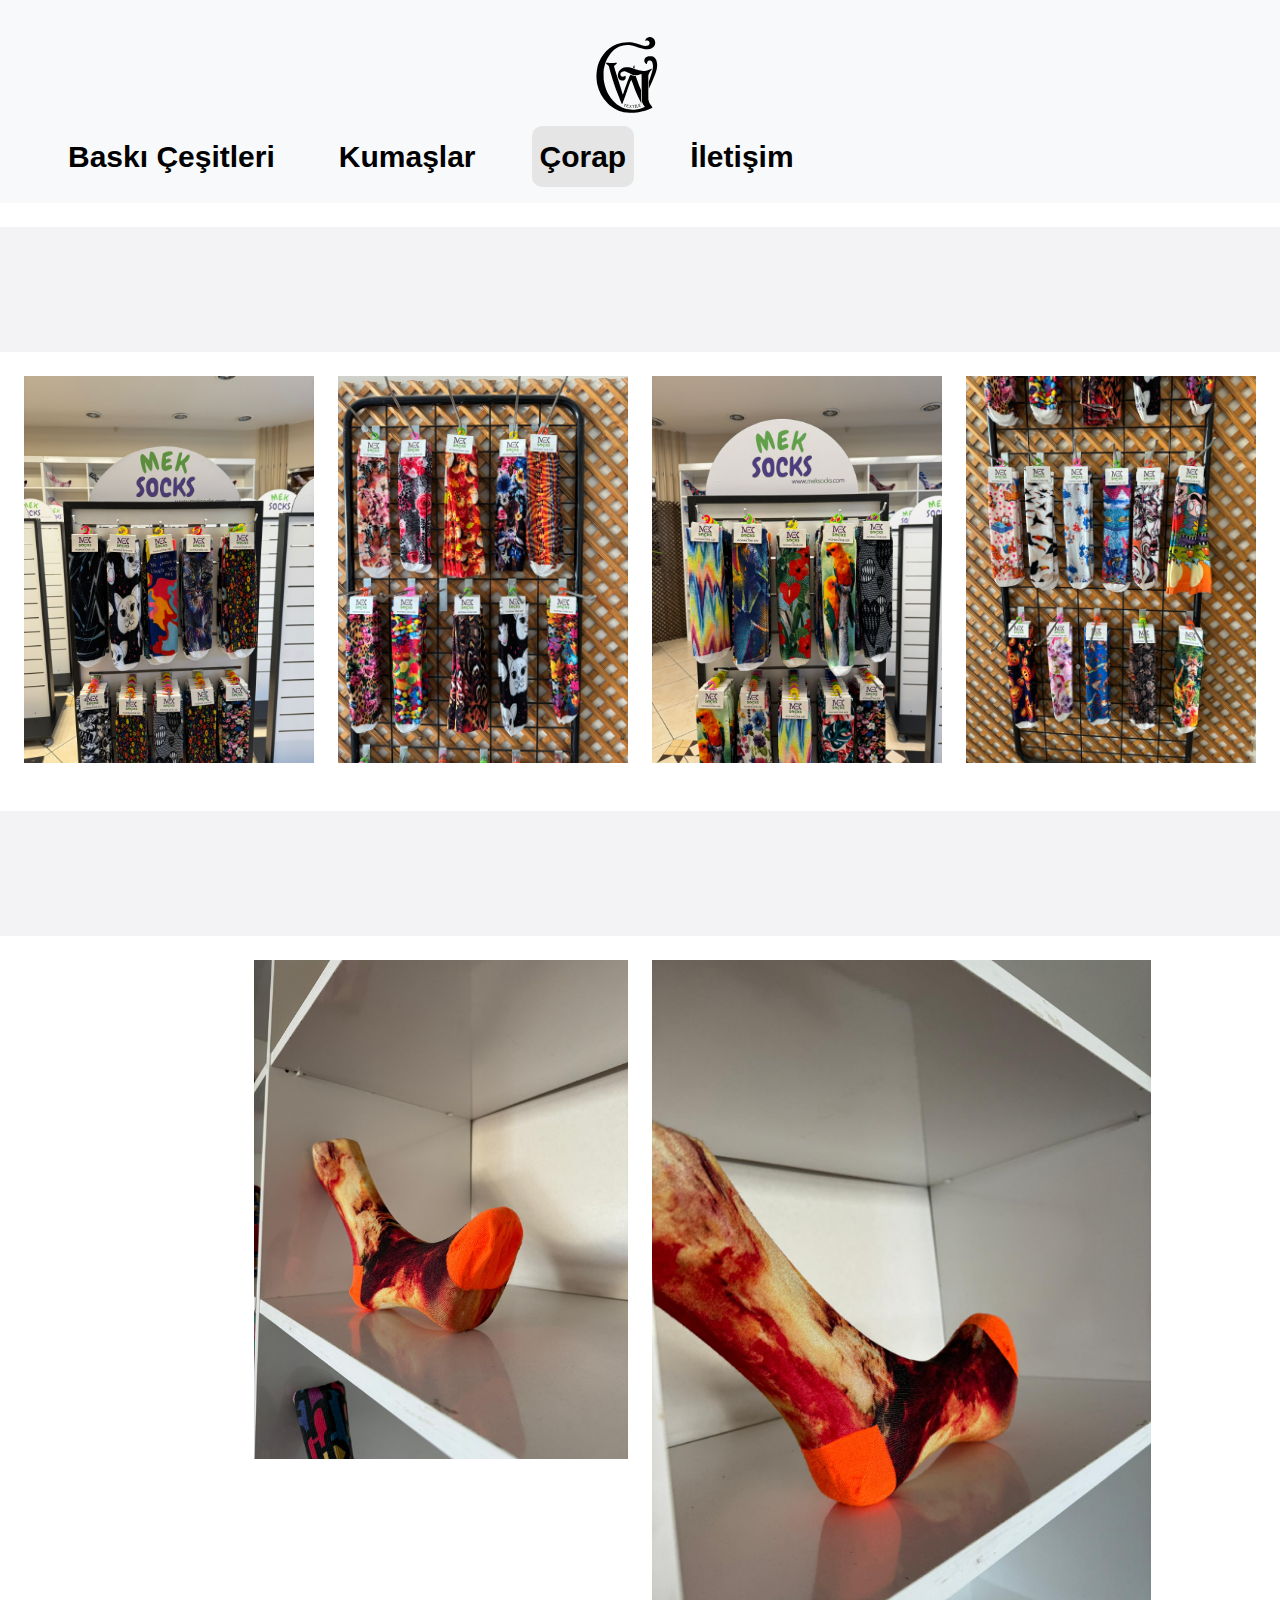
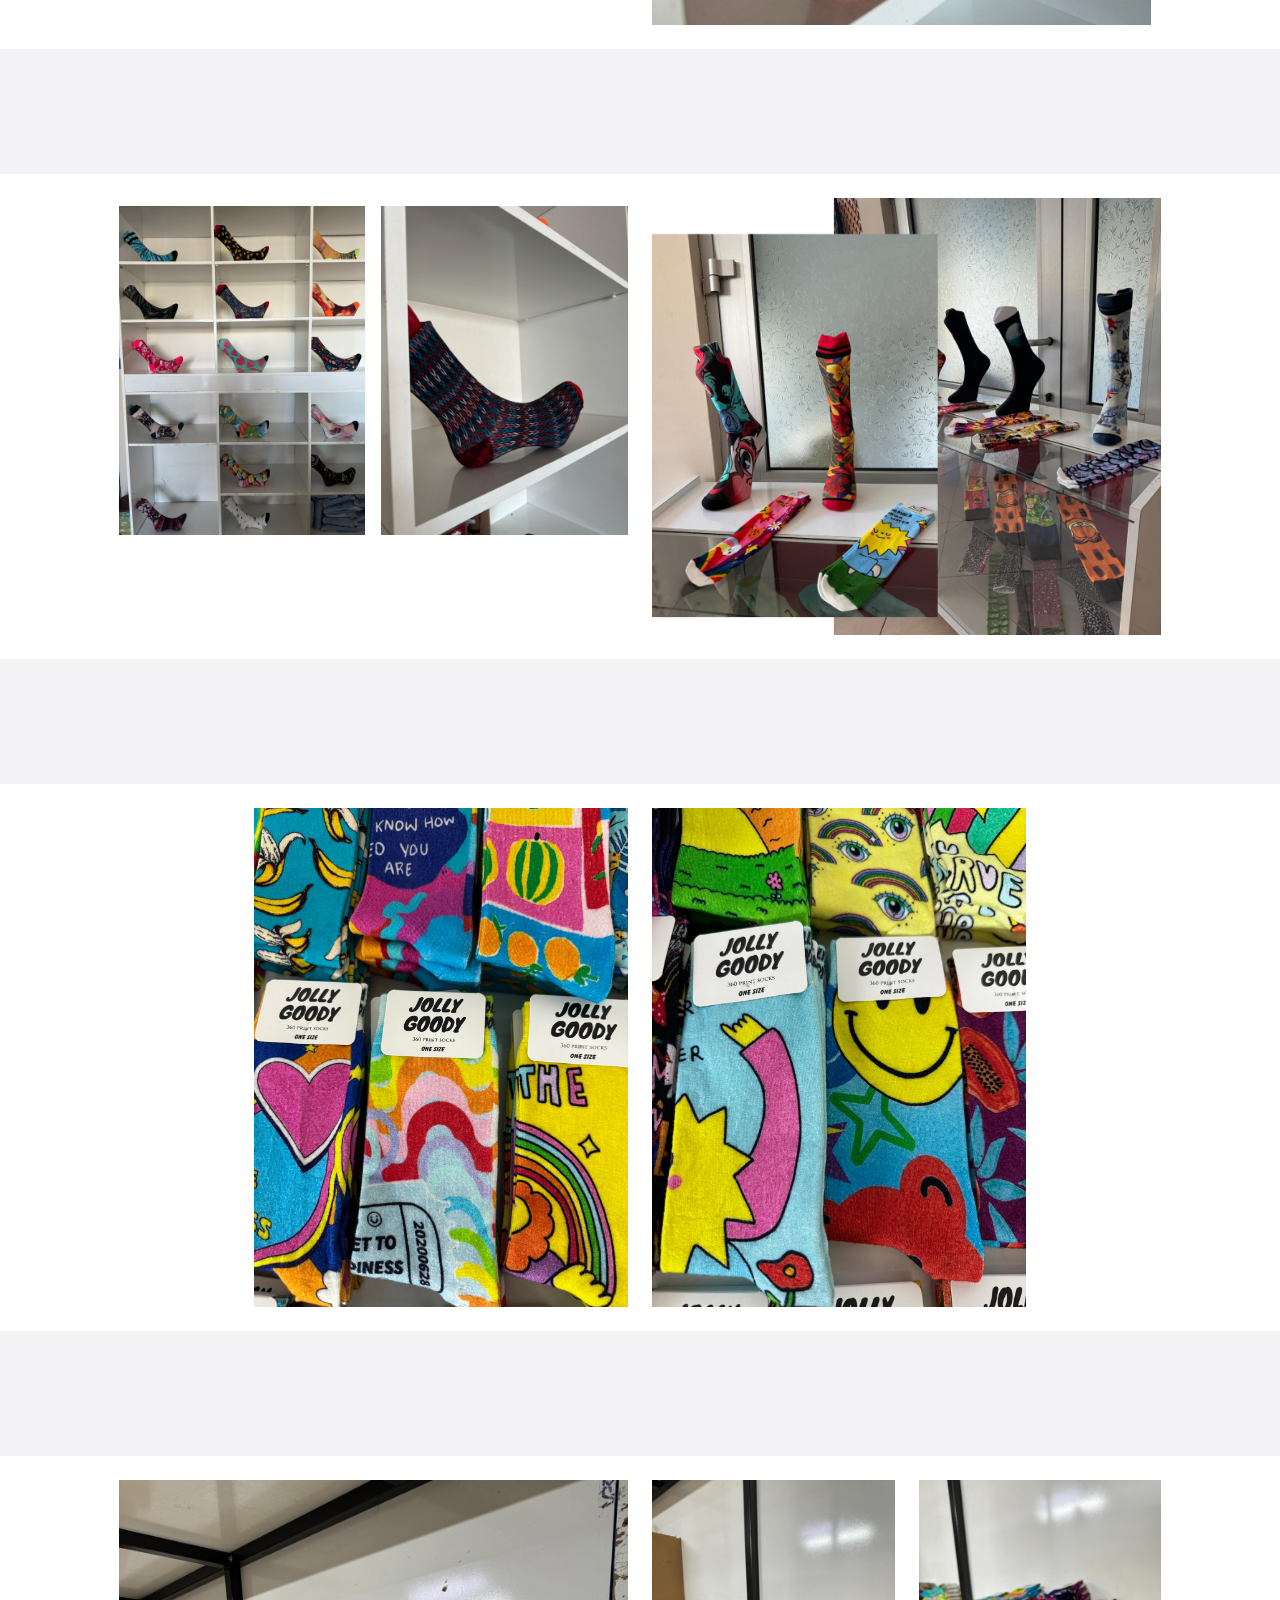
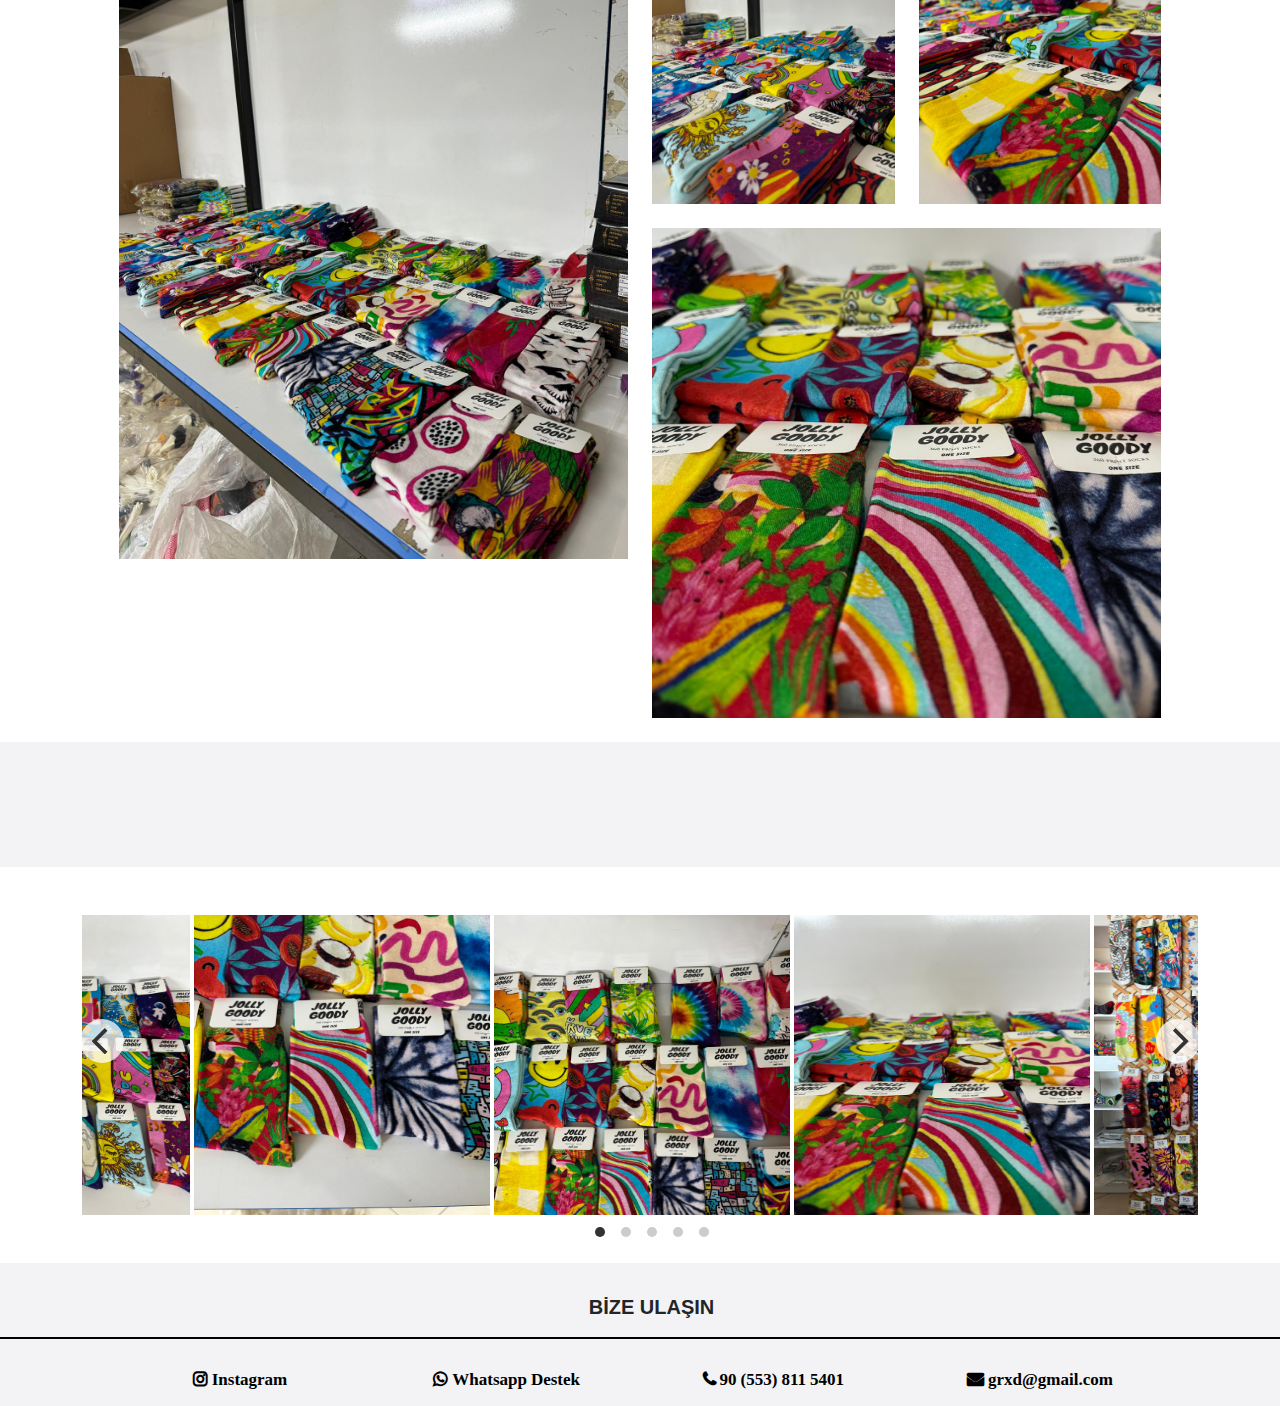
<file: corap.html>
<!DOCTYPE html>
<html lang="en" dir="ltr">
<head>
  <meta charset="utf-8">
<meta name="viewport" content="width=device-width, initial-scale=1">
    <title>Tekstil</title>
     <link rel="stylesheet" href="https://cdnjs.cloudflare.com/ajax/libs/font-awesome/4.7.0/css/font-awesome.min.css">
        <link href="css/bootstrap.min.css" rel="stylesheet">
        <link rel="stylesheet" href="css\flickity.min.css">

        <link href="css/style.css" rel="stylesheet" >
  </head>
  <body>
<div class="container-fluid p-0">

<!--gezinme cubuğu -->
<nav class="navbar navbar-expand-lg sticky-top pt-3 pb-3 navbar-light bg-light" id="myNavbar">
  <div class="container-fluid">

    <button class="navbar-toggler" type="button" data-bs-toggle="offcanvas" data-bs-target="#offcanvasNavbar" aria-controls="offcanvasNavbar">
      <span class="navbar-toggler-icon"></span>
    </button>
    <div class="offcanvas offcanvas-start" tabindex="-1" id="offcanvasNavbar" aria-labelledby="offcanvasNavbarLabel">
      <div class="offcanvas-header">

        <button type="button" class="btn-close text-reset" data-bs-dismiss="offcanvas" aria-label="Close"></button>
      </div>
      <a class="navbar-brand" href="index.html" >
  <img src="image\logo.svg" alt="Logo" height="100">
  </a>
      <div class="offcanvas-body">

        <ul class="navbar-nav">

          <li class="nav-item dropdown ms-5 ">
    <a class="nav-link active"  id="ustmenuA"role="button"><b>Baskı Çeşitleri</b></a>
    <ul class="dropdown-menu ">
      <li><a class="dropdown-item" href="dsublime.html">Dijital Sublime</a></li>
      <li><a class="dropdown-item" href="dpigment.html">Dijital Pigment</a></li>
      <li><a class="dropdown-item" href="dtftransfer.html">DTF Transfer Baskı</a></li>
      <li><a class="dropdown-item" href="tbaskı.html">Taş Baskı</a></li>
      <li><a class="dropdown-item" href="frubber.html">Flexi Rubber</a></li>
      <li><a class="dropdown-item" href="reflektor.html">Reflektör</a></li>
    </ul>
  </li>

          <li class="nav-item ms-5">
            <a class="nav-link active" href="kumas.html"><b>Kumaşlar</b></a>
          </li>
          <li class="nav-item ms-5">
            <a class="nav-link active" href="corap.html" id="aktifsayfa"><b>Çorap</b></a>
          </li>
          <li class="nav-item ms-5">
            <a class="nav-link active" href="iletisim.html"><b>İletişim</b></a>
          </li>

        </ul>

      </div>

    </div>

  </div>
</nav>

<!--içerik menüsü1 baslık-->
<div class="mt-4 container-fluid contentSpacing " >

</div>
<!--içerik menüsü1 baslık-->

<!--içerik menüsü1-->
<div class="container-fluid ps-4 pe-4 pt-4 pb-4">
  <div class="row ">
    <div class="col-3 ">
      <img src="image/Corap/corapp1.jpeg" class="img-fluid " alt="">
    </div>
    <div class="col-3 ">
      <img src="image/Corap/corapp4.jpeg" class="img-fluid " alt="">
    </div>
    <div class="col-3 ">
      <img src="image/Corap/corapp2.jpeg" class="img-fluid " alt="">
    </div>
    <div class="col-3 ">
      <img src="image/Corap/corapp3.jpeg" class="img-fluid " alt="">
    </div>

  </div>
</div>



<!--içerik menüsü1-->


<!--içerik menüsü2 baslık-->
<div class=" mt-4 mb-4 container-fluid contentSpacing">

</div>
<!--içerik menüsü2 baslık-->

<!--içerik menüsü2-->
<div class="container-fluid ps-4 pe-4 pb-4">
  <div class="row ">
    <div class="col-1 ">

    </div>
    <div class="col-5" >
      <img src="image/Corap/corap1.jpeg " class=" w-75 float-end"  alt="">
    </div>
    <div class="col-5">
      <img src="image/Corap/corap2.jpeg" class="img-fluid " alt="">
    </div>
    <div class="col-1 ">

    </div>
  </div>
</div>


<!--içerik menüsü2-->

<!--içerik menüsü3 baslık-->
<div class=" container-fluid contentSpacing mb-4">

</div>
<!--içerik menüsü3 baslık-->

<!--içerik menüsü3-->
<div class="container-fluid ">
  <div class="row">
    <div class="col-1 ">

    </div>
    <div class="col-5 pt-2">
<div class="ps-3">
      <img src="image/Corap/corap11.jpeg" class=" img-fluid w-50  float-end" alt=""></img>
</div>
<div class="pe-3">
  <img src="image/Corap/corap10.jpeg" class=" img-fluid  w-50 " alt=""></img>
</div>
    </div>
    <div class="col-5 ">
      <img src="image/Corap/corap3.png" class=" img-fluid" alt=""></img>
    </div>
    <div class="col-1 ">

    </div>
  </div>
</div>



<!--içerik menüsü3-->

<!--içerik menüsü4 baslık-->
<div class="mt-4 container-fluid contentSpacing " >

</div>
<!--içerik menüsü4 baslık-->

<!--içerik menüsü4-->
<div class="container-fluid ps-4 pe-4 pt-4 pb-4">
  <div class="row ">
    <div class="col-1 ">

    </div>
    <div class="col-5 ">
      <img src="image/Corap/corap4.jpeg" class="img-fluid thumbnail w-75 float-end" alt="">
    </div>
    <div class="col-5 ">
      <img src="image/Corap/corap5.jpeg" class="img-fluid w-75" alt="">
    </div>
    <div class="col-1 ">

    </div>

  </div>
</div>



<!--içerik menüsü4-->

<!--içerik menüsü5 baslık-->
<div class=" container-fluid contentSpacing " >

</div>
<!--içerik menüsü5 baslık-->

<!--içerik menüsü5-->
<div class="container-fluid  pt-4 pb-4">
  <div class="row ">
    <div class="col-1 ">

    </div>

    <div class="col-5">
      <img src="image/Corap/corap6.jpeg" class="img-fluid  float-end" alt="">
    </div>

    <div class="col-5 ">
      <div class="row">
        <div class="col-6">
              <img src="image/Corap/corap7.jpeg" class="img-fluid" alt="">
        </div>
        <div class="col-6 ">
              <img src="image/Corap/corap8.jpeg" class="img-fluid " alt="">
        </div>

<div class="col-12 pt-4 ">
        <img src="image/Corap/corap9.png" class="img-fluid " alt="">
</div>
      </div>

    </div>

    <div class="col-1 ">

    </div>


  </div>
</div>



<!--içerik menüsü5-->

<!--içerik menüsü6 baslık-->
<div class=" container-fluid contentSpacing " >

</div>
<!--içerik menüsü6 baslık-->

<!--içerik menüsü6-->
<div class="container gallery js-flickity container pt-5 mb-5"
  data-flickity-options='{ "wrapAround": true }'>

    <img src="image/Corap/corap12.jpeg" class="img-fluid  ps-1" alt="">
    <img src="image/Corap/corap13.jpeg" class="img-fluid  ps-1" alt="">
    <img src="image/Corap/corap14.jpeg" class="img-fluid  ps-1" alt="">
    <img src="image/Corap/corap15.jpeg" class="img-fluid ps-1" alt="">
    <img src="image/Corap/corap16.jpeg" class="img-fluid  ps-1" alt="">
</div>
<!--içerik menüsü6-->




<!--alt menu-->
<div class="container-fluid mySocialside pt-3  mt-5 ">

<!--alt menünün üst kısmı-->
<div class="p-0">


<div class="row ">
  <div class="col-lg-12 pt-3 mySocial2">
    <h5 ><b>BİZE ULAŞIN</b></h5>
  </div>
<div class="col-lg-1 ">

</div>

<div class="col-lg-10  ">
<di v class="row pt-4 pb-2">

<div class="col-lg-3  mt-1 mySocial">
  <a href="https://www.instagram.com/gwiazdatextile/" >
    <i class="fa fa-instagram">   Instagram </i>
 </a>
</div>

<div class="col-lg-3 mySocial mt-1">

<a href="https://wa.me/message/BZSSYMZS4CUJP1" >
  <i class="fa fa-whatsapp">   Whatsapp Destek </i>
</a>
</div>

<div class="col-lg-3 mySocial mt-1">
<a href="tel:+905538115401" >
  <i class="fa fa-phone">   90 (553) 811 5401</i>
 </a>
</div>

<div class="col-lg-3 mySocial mt-1">
<a href="mailto:destek@example.com" >
  <i class="fa fa-envelope mailFont">   grxd@gmail.com </i>
 </a>
</div>

</div>


</div>
<div class="col-lg-1">
</div>
</div>

</div>
<!--alt menünün üst kısmı-->

</div>
<!--alt menu-->

<script src="js\bootstrap.bundle.min.js"></script>
<script src="js\flickity.pkgd.min.js"></script>
  </body>

</html>
</file>
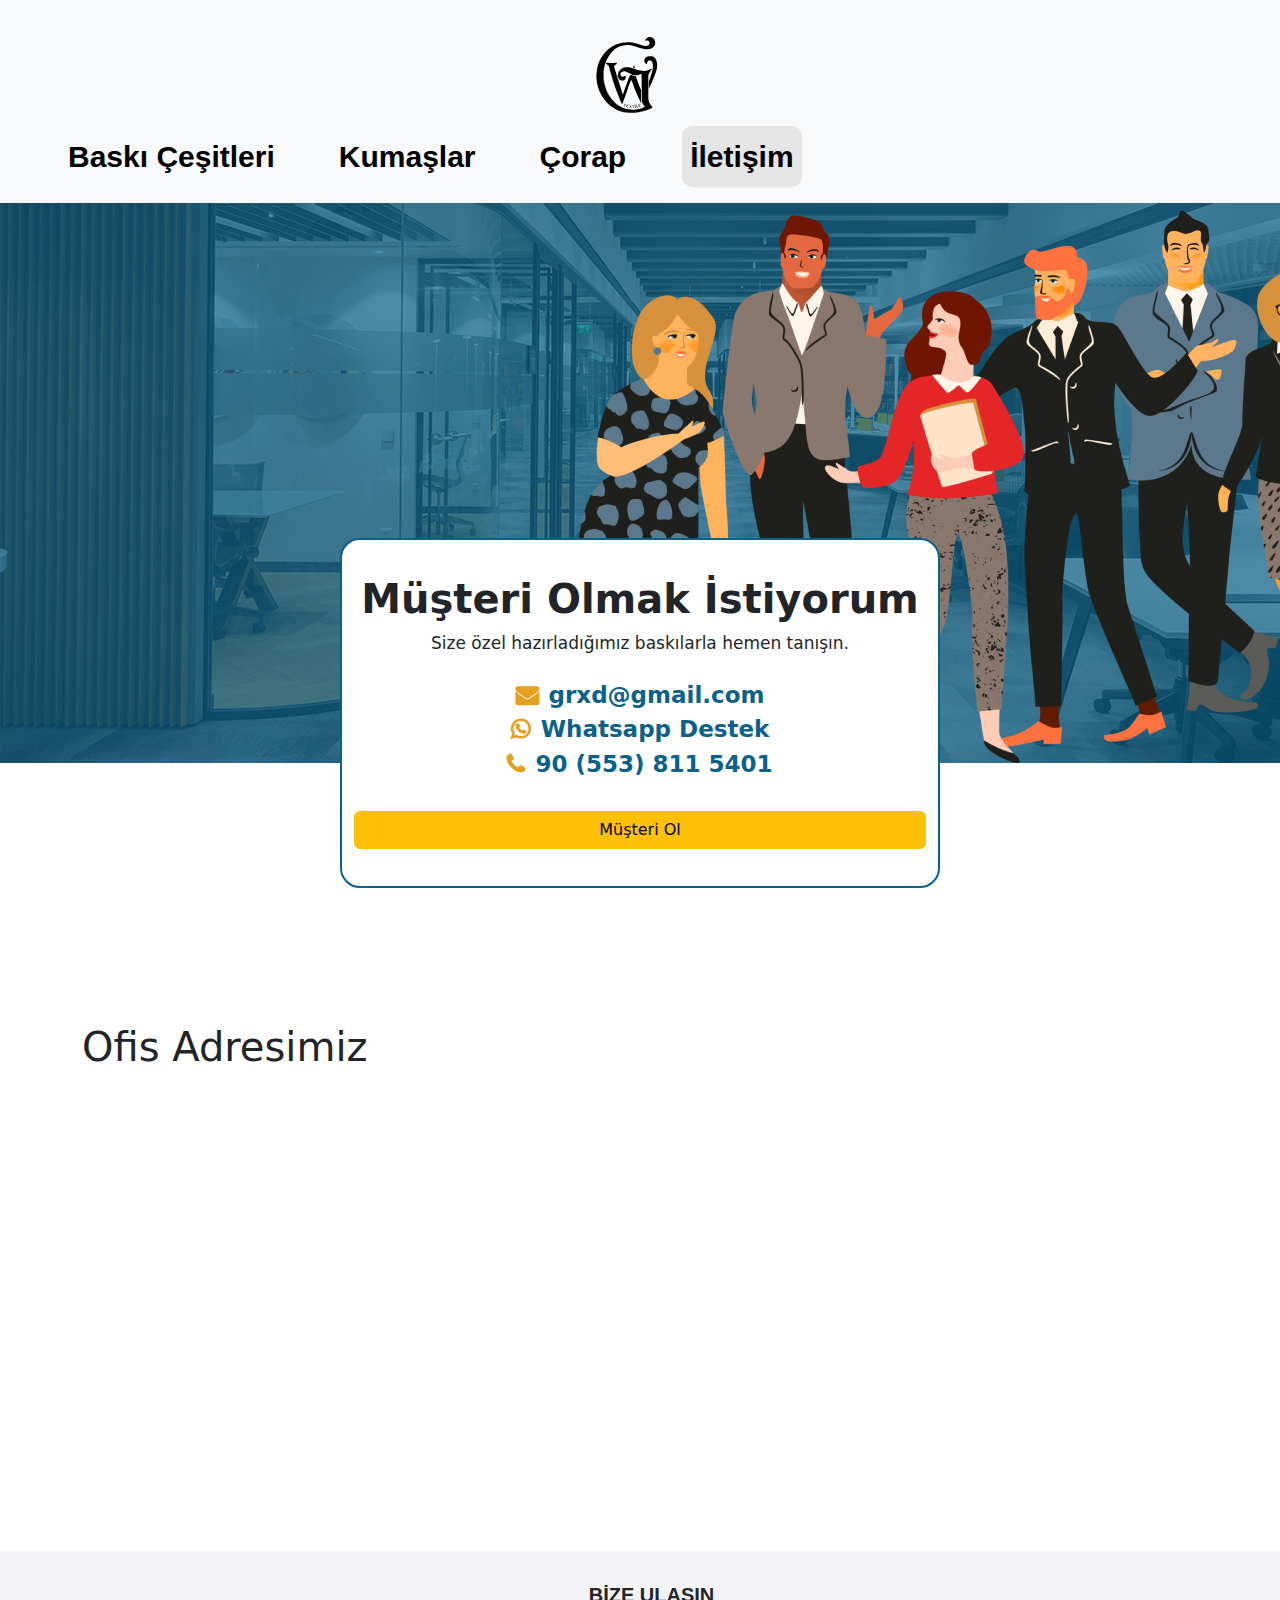
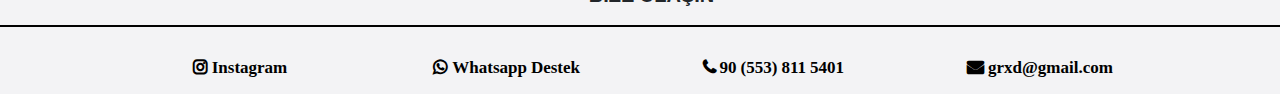
<file: iletisim.html>
<!DOCTYPE html>
<html lang="en" dir="ltr">
<head>
  <meta charset="utf-8">
<meta name="viewport" content="width=device-width, initial-scale=1">
    <title>Tekstil</title>
     <link rel="stylesheet" href="https://cdnjs.cloudflare.com/ajax/libs/font-awesome/4.7.0/css/font-awesome.min.css">
        <link href="css/bootstrap.min.css" rel="stylesheet">
        <link rel="stylesheet" href="css\flickity.min.css">
        <link href="css/style.css" rel="stylesheet" >
<link  rel="stylesheet" href="css/iletisim.css" >

  </head>
  <body>
<div class="container-fluid p-0">

<!--gezinme cubuğu -->
<nav class="navbar navbar-expand-lg sticky-top pt-3 pb-3 navbar-light bg-light" id="myNavbar">
  <div class="container-fluid">

    <button class="navbar-toggler" type="button" data-bs-toggle="offcanvas" data-bs-target="#offcanvasNavbar" aria-controls="offcanvasNavbar">
      <span class="navbar-toggler-icon"></span>
    </button>
    <div class="offcanvas offcanvas-start" tabindex="-1" id="offcanvasNavbar" aria-labelledby="offcanvasNavbarLabel">
      <div class="offcanvas-header">

        <button type="button" class="btn-close text-reset" data-bs-dismiss="offcanvas" aria-label="Close"></button>
      </div>
      <a class="navbar-brand" href="index.html" >
  <img src="image\logo.svg" alt="Logo" height="100">
  </a>
      <div class="offcanvas-body">

        <ul class="navbar-nav">

          <li class="nav-item dropdown ms-5 ">
    <a class="nav-link active"  id="ustmenuA"role="button"><b>Baskı Çeşitleri</b></a>
    <ul class="dropdown-menu ">
      <li><a class="dropdown-item" href="dsublime.html">Dijital Sublime</a></li>
      <li><a class="dropdown-item" href="dpigment.html">Dijital Pigment</a></li>
      <li><a class="dropdown-item" href="dtftransfer.html">DTF Transfer Baskı</a></li>
      <li><a class="dropdown-item" href="tbaskı.html">Taş Baskı</a></li>
      <li><a class="dropdown-item" href="frubber.html">Flexi Rubber</a></li>
      <li><a class="dropdown-item" href="reflektor.html">Reflektör</a></li>
    </ul>
  </li>

          <li class="nav-item ms-5">
            <a class="nav-link active" href="kumas.html"><b>Kumaşlar</b></a>
          </li>
          <li class="nav-item ms-5">
            <a class="nav-link active" href="corap.html" ><b>Çorap</b></a>
          </li>
          <li class="nav-item ms-5">
            <a class="nav-link active" href="iletisim.html" id="aktifsayfa"><b>İletişim</b></a>
          </li>

        </ul>

      </div>

    </div>

  </div>
</nav>

<div class="imgY d-flex justify-content-center align-items-center">
<div class="row ">
<div class="   contactMenu ">
  <div >
<h1 class=""><b>Müşteri Olmak İstiyorum </b></h1>
<p class="">Size özel hazırladığımız baskılarla hemen tanışın.</p>
  </div>

  <div >
    <div>
    <a href="mailto:destek@example.com" >
      <i class="fa fa-envelope mailFont"></i>grxd@gmail.com
    </a>
</div>
  <div>
    <a href="https://wa.me/message/BZSSYMZS4CUJP1" >
      <i class="fa fa-whatsapp"> </i>Whatsapp Destek
   </a>
</div>
  <div>
    <a href="tel:+905538115401" >
      <i class="fa fa-phone">   </i>90 (553) 811 5401
     </a>
  </div>
</div>
  <div class="d-grid">
    <button type="button" class=" btn btn-warning btn-block" onclick="location.href='https://wa.me/message/BZSSYMZS4CUJP1';" >Müşteri Ol</button>
  </div>
</div>
</div>
</div>

<div class="iletAramenu">

</div>
<div class="container">
  <h1 class="d-flex justify-content-start">Ofis Adresimiz</h1><br>
</div>
<div class="d-flex justify-content-center align-items-center">
    <iframe class="container "src="https://www.google.com/maps/embed?pb=!1m17!1m12!1m3!1d188.13228331604859!2d28.828280248088873!3d41.02270637541029!2m3!1f0!2f0!3f0!3m2!1i1024!2i768!4f13.1!3m2!1m1!2zNDHCsDAxJzIyLjMiTiAyOMKwNDknNDEuMSJF!5e0!3m2!1str!2snl!4v1709317263732!5m2!1str!2snl"   allowfullscreen="" loading="lazy" referrerpolicy="no-referrer-when-downgrade"></iframe>
</div>

<!--alt menu-->
<div class="container-fluid mySocialside pt-3  mt-5 ">

<!--alt menünün üst kısmı-->
<div class="p-0">


<div class="row ">
  <div class="col-lg-12 pt-3 mySocial2">
    <h5 ><b>BİZE ULAŞIN</b></h5>
  </div>
<div class="col-lg-1 ">

</div>

<div class="col-lg-10  ">
<di v class="row pt-4 pb-2">

<div class="col-lg-3  mt-1 mySocial">
  <a href="https://www.instagram.com/gwiazdatextile/" >
    <i class="fa fa-instagram">   Instagram </i>
 </a>
</div>

<div class="col-lg-3 mySocial mt-1">

<a href="https://wa.me/message/BZSSYMZS4CUJP1" >
  <i class="fa fa-whatsapp">   Whatsapp Destek </i>
</a>
</div>

<div class="col-lg-3 mySocial mt-1">
<a href="tel:+905538115401" >
  <i class="fa fa-phone">   90 (553) 811 5401</i>
 </a>
</div>

<div class="col-lg-3 mySocial mt-1">
<a href="mailto:destek@example.com" >
  <i class="fa fa-envelope mailFont">   grxd@gmail.com </i>
 </a>
</div>

</div>


</div>
<div class="col-lg-1">
</div>
</div>

</div>
<!--alt menünün üst kısmı-->

</div>
<!--alt menu-->




<script src="js\bootstrap.bundle.min.js"></script>
<script src="js\flickity.pkgd.min.js"></script>
  </body>

</html>
</file>
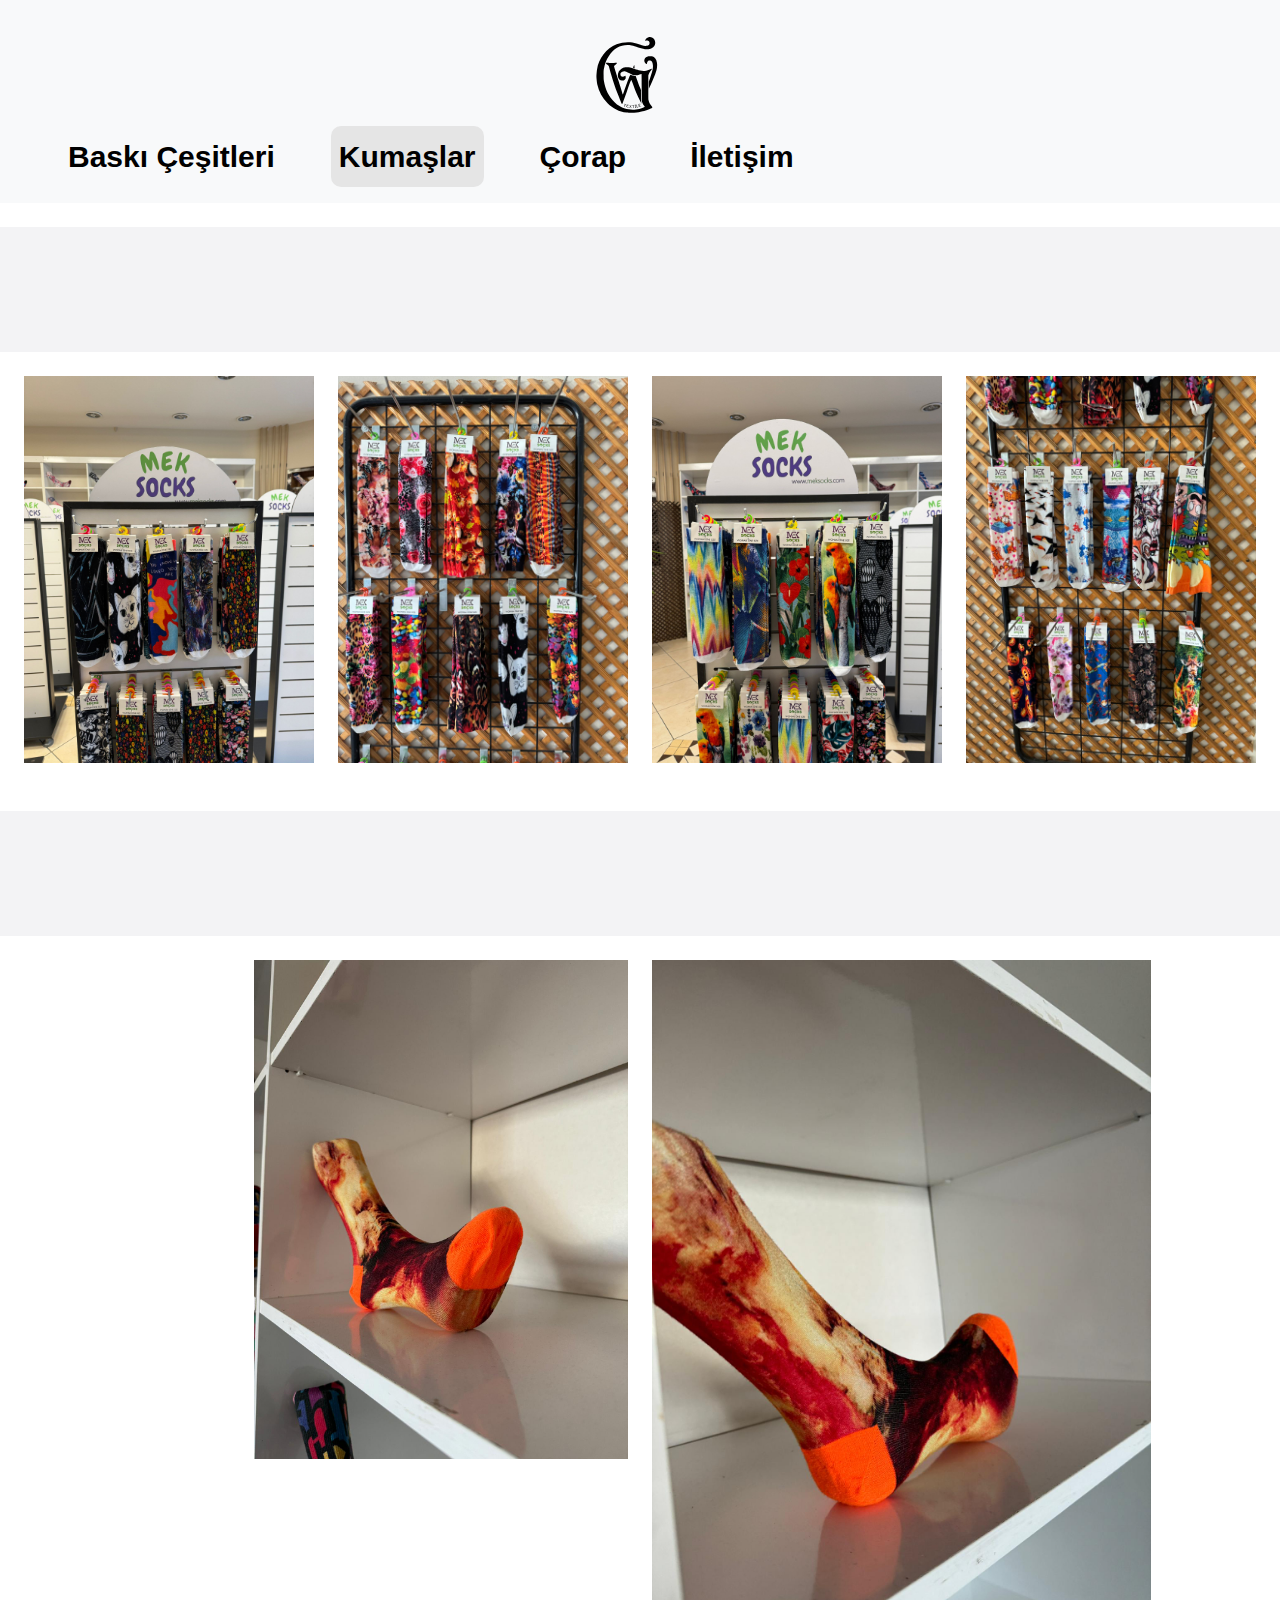
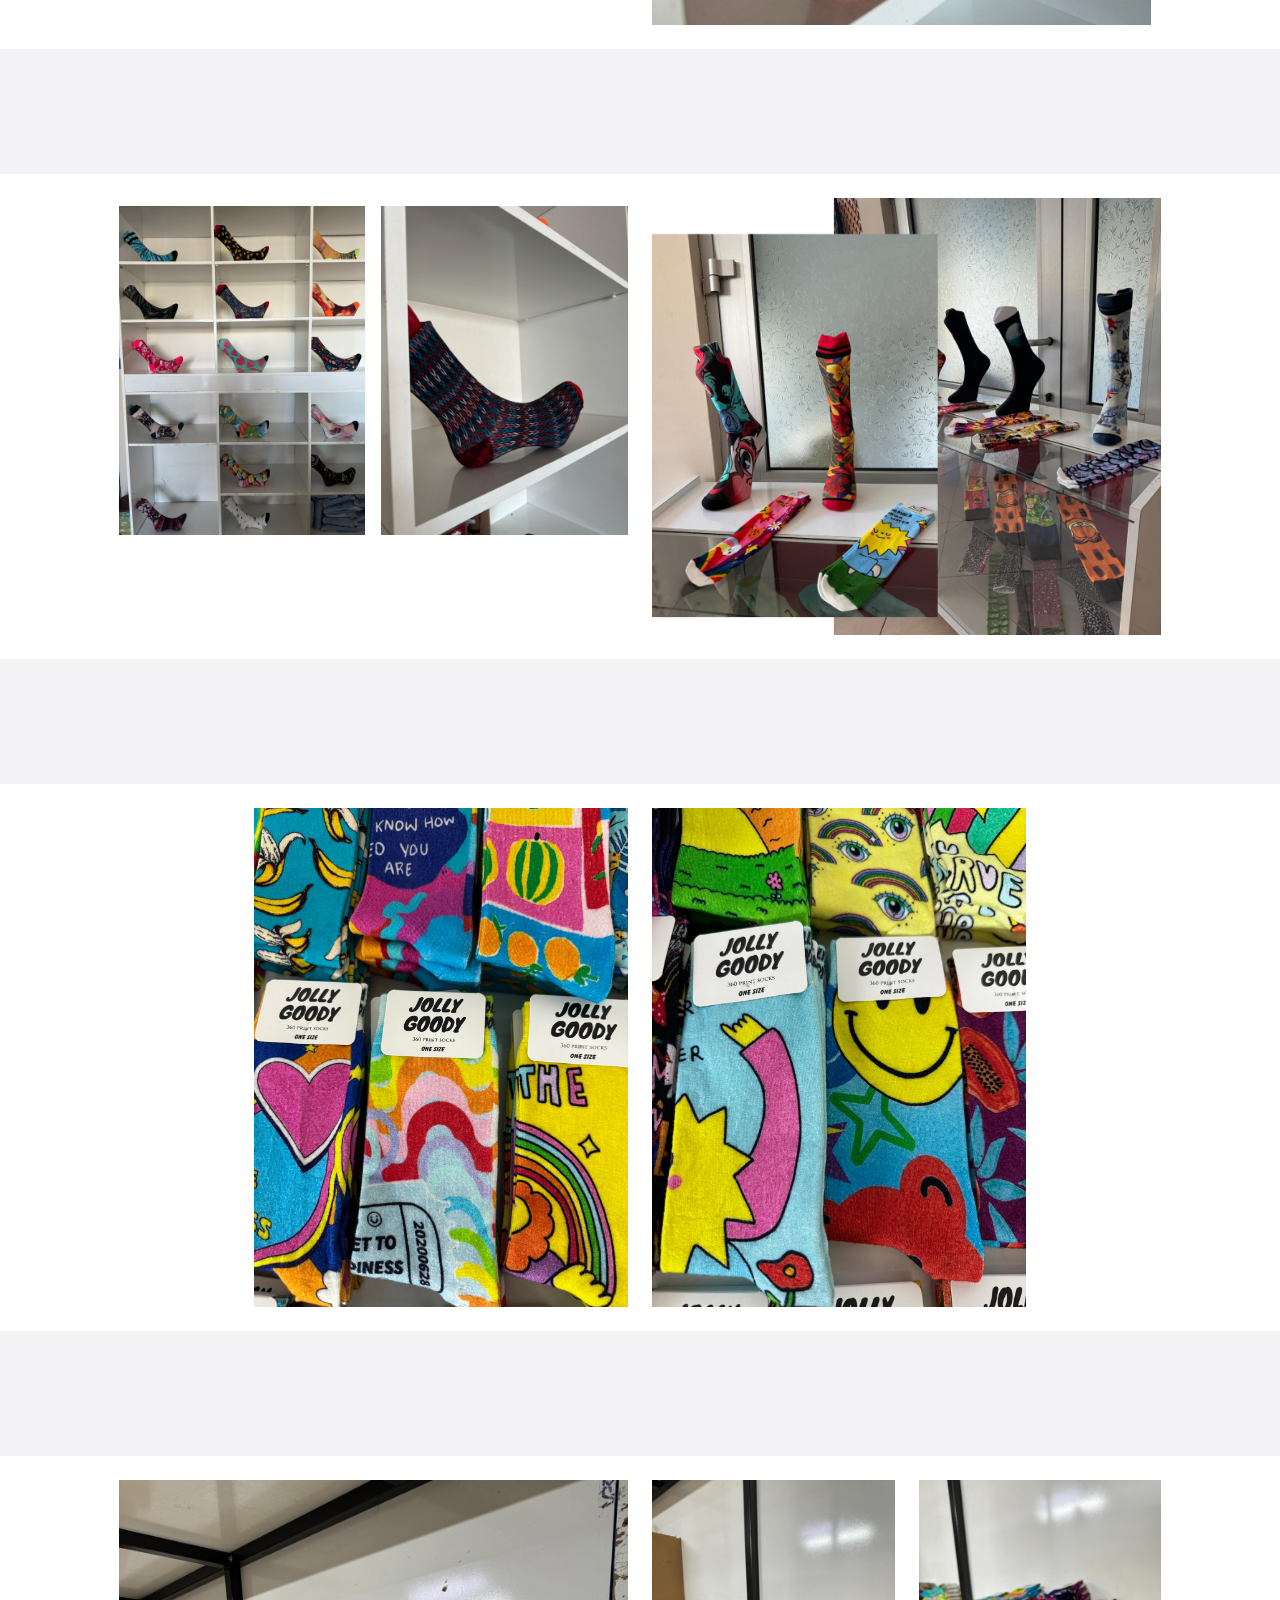
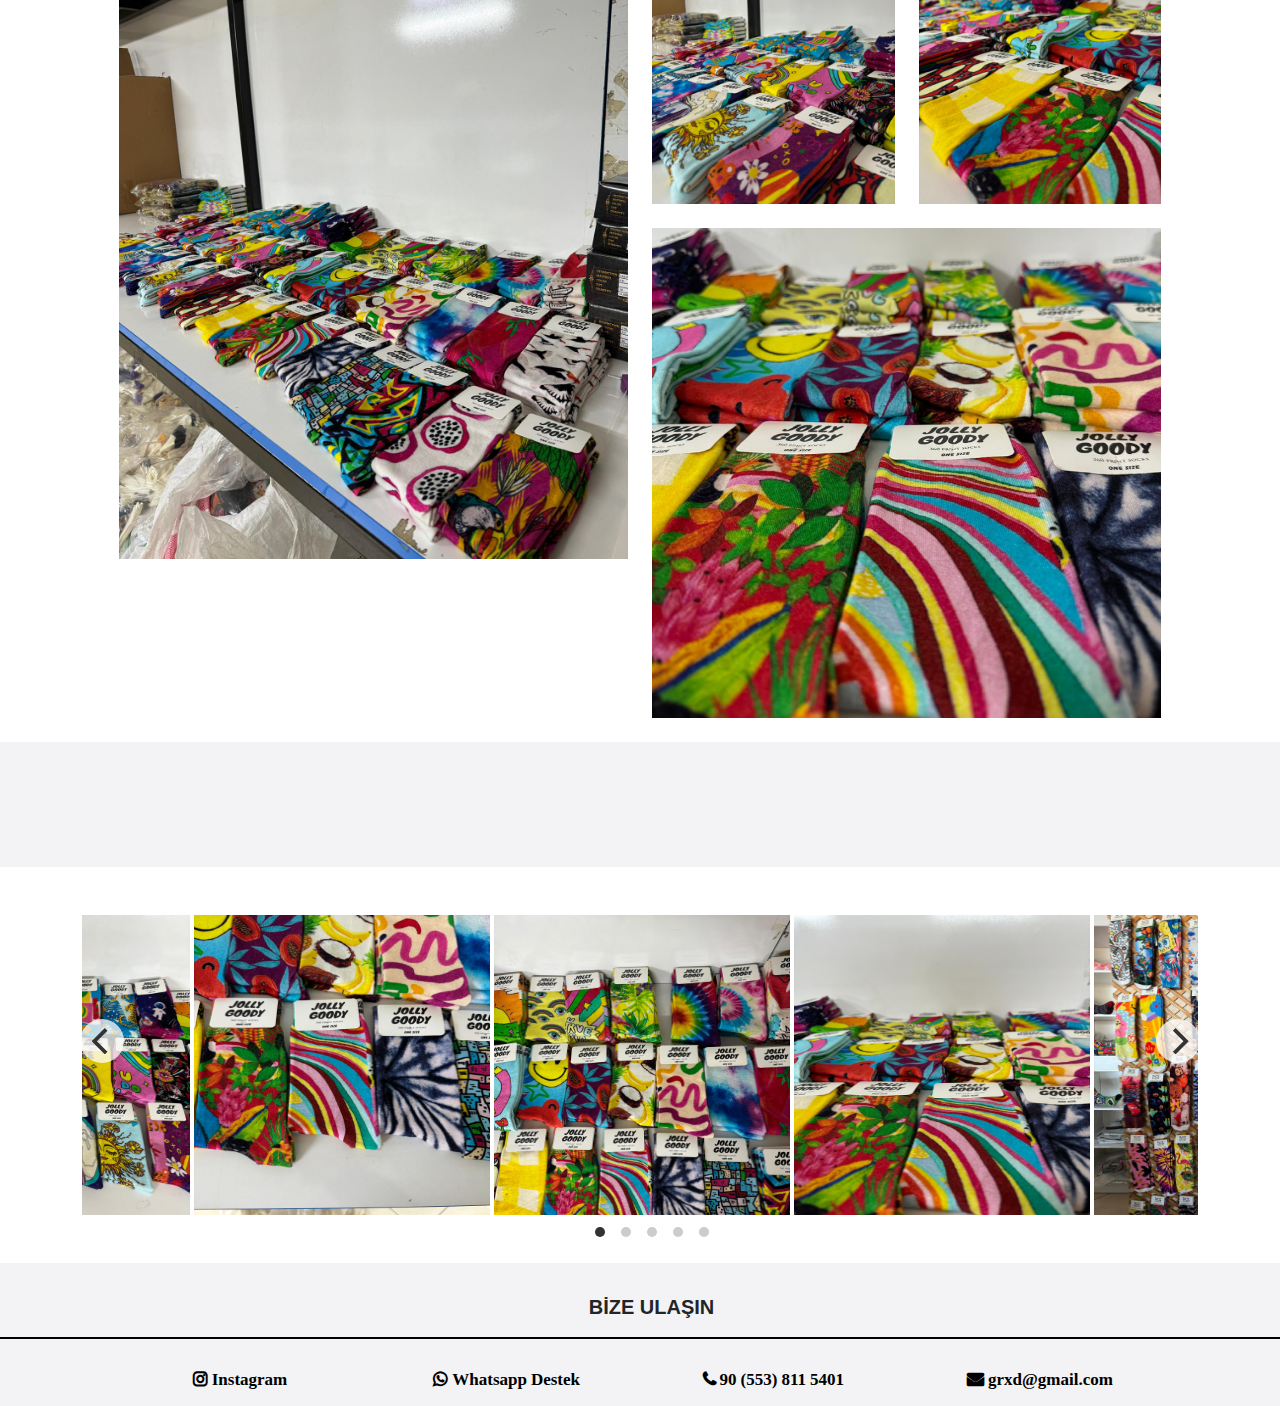
<file: kumas.html>
<!DOCTYPE html>
<html lang="en" dir="ltr">
<head>
  <meta charset="utf-8">
<meta name="viewport" content="width=device-width, initial-scale=1">
    <title>Tekstil</title>
     <link rel="stylesheet" href="https://cdnjs.cloudflare.com/ajax/libs/font-awesome/4.7.0/css/font-awesome.min.css">
        <link href="css/bootstrap.min.css" rel="stylesheet">
        <link rel="stylesheet" href="css\flickity.min.css">

        <link href="css/style.css" rel="stylesheet" >
  </head>
  <body>
<div class="container-fluid p-0">

<!--gezinme cubuğu -->
<nav class="navbar navbar-expand-lg sticky-top pt-3 pb-3 navbar-light bg-light" id="myNavbar">
  <div class="container-fluid">

    <button class="navbar-toggler" type="button" data-bs-toggle="offcanvas" data-bs-target="#offcanvasNavbar" aria-controls="offcanvasNavbar">
      <span class="navbar-toggler-icon"></span>
    </button>
    <div class="offcanvas offcanvas-start" tabindex="-1" id="offcanvasNavbar" aria-labelledby="offcanvasNavbarLabel">
      <div class="offcanvas-header">

        <button type="button" class="btn-close text-reset" data-bs-dismiss="offcanvas" aria-label="Close"></button>
      </div>
      <a class="navbar-brand" href="index.html" >
  <img src="image\logo.svg" alt="Logo" height="100">
  </a>
      <div class="offcanvas-body">

        <ul class="navbar-nav">

          <li class="nav-item dropdown ms-5 ">
    <a class="nav-link active"  id="ustmenuA"role="button"><b>Baskı Çeşitleri</b></a>
    <ul class="dropdown-menu ">
      <li><a class="dropdown-item" href="dsublime.html">Dijital Sublime</a></li>
      <li><a class="dropdown-item" href="dpigment.html">Dijital Pigment</a></li>
      <li><a class="dropdown-item" href="dtftransfer.html">DTF Transfer Baskı</a></li>
      <li><a class="dropdown-item" href="tbaskı.html">Taş Baskı</a></li>
      <li><a class="dropdown-item" href="frubber.html">Flexi Rubber</a></li>
      <li><a class="dropdown-item" href="reflektor.html">Reflektör</a></li>
    </ul>
  </li>

          <li class="nav-item ms-5">
            <a class="nav-link active" href="kumas.html" id="aktifsayfa"><b>Kumaşlar</b></a>
          </li>
          <li class="nav-item ms-5">
            <a class="nav-link active" href="corap.html" ><b>Çorap</b></a>
          </li>
          <li class="nav-item ms-5">
            <a class="nav-link active" href="iletisim.html"><b>İletişim</b></a>
          </li>

        </ul>

      </div>

    </div>

  </div>
</nav>

<!--içerik menüsü1 baslık-->
<div class="mt-4 container-fluid contentSpacing " >

</div>
<!--içerik menüsü1 baslık-->

<!--içerik menüsü1-->
<div class="container-fluid ps-4 pe-4 pt-4 pb-4">
  <div class="row ">
    <div class="col-3 ">
      <img src="image/Corap/corapp1.jpeg" class="img-fluid " alt="">
    </div>
    <div class="col-3 ">
      <img src="image/Corap/corapp4.jpeg" class="img-fluid " alt="">
    </div>
    <div class="col-3 ">
      <img src="image/Corap/corapp2.jpeg" class="img-fluid " alt="">
    </div>
    <div class="col-3 ">
      <img src="image/Corap/corapp3.jpeg" class="img-fluid " alt="">
    </div>

  </div>
</div>



<!--içerik menüsü1-->


<!--içerik menüsü2 baslık-->
<div class=" mt-4 mb-4 container-fluid contentSpacing">

</div>
<!--içerik menüsü2 baslık-->

<!--içerik menüsü2-->
<div class="container-fluid ps-4 pe-4 pb-4">
  <div class="row ">
    <div class="col-1 ">

    </div>
    <div class="col-5" >
      <img src="image/Corap/corap1.jpeg " class=" w-75 float-end"  alt="">
    </div>
    <div class="col-5">
      <img src="image/Corap/corap2.jpeg" class="img-fluid " alt="">
    </div>
    <div class="col-1 ">

    </div>
  </div>
</div>


<!--içerik menüsü2-->

<!--içerik menüsü3 baslık-->
<div class=" container-fluid contentSpacing mb-4">

</div>
<!--içerik menüsü3 baslık-->

<!--içerik menüsü3-->
<div class="container-fluid ">
  <div class="row">
    <div class="col-1 ">

    </div>
    <div class="col-5 pt-2">
<div class="ps-3">
      <img src="image/Corap/corap11.jpeg" class=" img-fluid w-50  float-end" alt=""></img>
</div>
<div class="pe-3">
  <img src="image/Corap/corap10.jpeg" class=" img-fluid  w-50 " alt=""></img>
</div>
    </div>
    <div class="col-5 ">
      <img src="image/Corap/corap3.png" class=" img-fluid" alt=""></img>
    </div>
    <div class="col-1 ">

    </div>
  </div>
</div>



<!--içerik menüsü3-->

<!--içerik menüsü4 baslık-->
<div class="mt-4 container-fluid contentSpacing " >

</div>
<!--içerik menüsü4 baslık-->

<!--içerik menüsü4-->
<div class="container-fluid ps-4 pe-4 pt-4 pb-4">
  <div class="row ">
    <div class="col-1 ">

    </div>
    <div class="col-5 ">
      <img src="image/Corap/corap4.jpeg" class="img-fluid thumbnail w-75 float-end" alt="">
    </div>
    <div class="col-5 ">
      <img src="image/Corap/corap5.jpeg" class="img-fluid w-75" alt="">
    </div>
    <div class="col-1 ">

    </div>

  </div>
</div>



<!--içerik menüsü4-->

<!--içerik menüsü5 baslık-->
<div class=" container-fluid contentSpacing " >

</div>
<!--içerik menüsü5 baslık-->

<!--içerik menüsü5-->
<div class="container-fluid  pt-4 pb-4">
  <div class="row ">
    <div class="col-1 ">

    </div>

    <div class="col-5">
      <img src="image/Corap/corap6.jpeg" class="img-fluid  float-end" alt="">
    </div>

    <div class="col-5 ">
      <div class="row">
        <div class="col-6">
              <img src="image/Corap/corap7.jpeg" class="img-fluid" alt="">
        </div>
        <div class="col-6 ">
              <img src="image/Corap/corap8.jpeg" class="img-fluid " alt="">
        </div>

<div class="col-12 pt-4 ">
        <img src="image/Corap/corap9.png" class="img-fluid " alt="">
</div>
      </div>

    </div>

    <div class="col-1 ">

    </div>


  </div>
</div>



<!--içerik menüsü5-->

<!--içerik menüsü6 baslık-->
<div class=" container-fluid contentSpacing " >

</div>
<!--içerik menüsü6 baslık-->

<!--içerik menüsü6-->
<div class="container gallery js-flickity container pt-5 mb-5"
  data-flickity-options='{ "wrapAround": true }'>

    <img src="image/Corap/corap12.jpeg" class="img-fluid  ps-1" alt="">
    <img src="image/Corap/corap13.jpeg" class="img-fluid  ps-1" alt="">
    <img src="image/Corap/corap14.jpeg" class="img-fluid  ps-1" alt="">
    <img src="image/Corap/corap15.jpeg" class="img-fluid ps-1" alt="">
    <img src="image/Corap/corap16.jpeg" class="img-fluid  ps-1" alt="">
</div>
<!--içerik menüsü6-->




<!--alt menu-->
<div class="container-fluid mySocialside pt-3  mt-5 ">

<!--alt menünün üst kısmı-->
<div class="p-0">


<div class="row ">
  <div class="col-lg-12 pt-3 mySocial2">
    <h5 ><b>BİZE ULAŞIN</b></h5>
  </div>
<div class="col-lg-1 ">

</div>

<div class="col-lg-10  ">
<di v class="row pt-4 pb-2">

<div class="col-lg-3  mt-1 mySocial">
  <a href="https://www.instagram.com/gwiazdatextile/" >
    <i class="fa fa-instagram">   Instagram </i>
 </a>
</div>

<div class="col-lg-3 mySocial mt-1">

<a href="https://wa.me/message/BZSSYMZS4CUJP1" >
  <i class="fa fa-whatsapp">   Whatsapp Destek </i>
</a>
</div>

<div class="col-lg-3 mySocial mt-1">
<a href="tel:+905538115401" >
  <i class="fa fa-phone">   90 (553) 811 5401</i>
 </a>
</div>

<div class="col-lg-3 mySocial mt-1">
<a href="mailto:destek@example.com" >
  <i class="fa fa-envelope mailFont">   grxd@gmail.com </i>
 </a>
</div>

</div>


</div>
<div class="col-lg-1">
</div>
</div>

</div>
<!--alt menünün üst kısmı-->

</div>
<!--alt menu-->

<script src="js\bootstrap.bundle.min.js"></script>
<script src="js\flickity.pkgd.min.js"></script>
  </body>

</html>
</file>
<file: css/style.css>
@import url('https://fonts.googleapis.com/css2?family=Roboto&display=swap');

.navbar ul a{
  font-family: "Helvetica Neue", Helvetica, Arial, sans-serif;
font-size: 30px;
}

.mySocialside {
  font-size: 17px;
      background:#f3f3f5;
  font-family: Helvetica, Arial, sans-serif;
  text-align: center;
}
.mySocialside div i{
  color:black;
  font-weight:lighter;

}
@media screen and (max-width: 576px) {
  .contentSpacing{
  background:#f3f3f5;
    height: 75px;
  }
  .dropdown-menu {
    display: block;
    border:none;
    font-size: 22px;
  }
  .gallery img{
width:50px;
height:50px;

  }
  .mySocial{
        margin-bottom:5px;
    border-top:2px solid black;
    border-bottom:2px solid black;
  }
}

@media screen and (min-width: 576px) {
  .mySocialside {
      text-align: center;
  }
  .contentSpacing{
  background:#f3f3f5;
    height: 75px;
  }
  .dropdown-menu {
    display: block;
    border:none;
    font-size: 22px;
  }
  .mySocial{
        margin-bottom:5px;
    border-top:2px solid black;
    border-bottom:2px solid black;
  }
}

@media screen and (min-width: 768px) {
  .mySocialside {
      text-align: center;

  }
  .contentSpacing{
  background:#f3f3f5;
    height: 100px;
  }
  .mySocial{
    margin-bottom:5px;
    border-top:2px solid black;
    border-bottom:2px solid black;
  }

}

@media screen and (min-width: 992px) {

  .mySocialside {

      text-align: center;

  }

  .contentSpacing{
  background:#f3f3f5;
    height: 125px;
  }

  .dropdown:hover>.dropdown-menu {
    display: block;
  }

  .dropdown>.dropdown-toggle:active {
      pointer-events: none;
  }
  .dropdown-menu a:hover{
  background:#f3f3f5;
  }
  .navbar .dropdown-menu li a{
  border-radius:0;
  font-size: 22px;
  }

  .navbar li a{
    border-radius:10px;
  }
  .navbar ul a:hover{
    background:#e5e5e5;

   transition: background-color 0.2s ease-in;
  }

  .dropdown-menu {
    display: none;
border:1px solid black;
  }
  #aktifsayfa{
      background:#e5e5e5;
  }
  .mySocial2{
    padding-left:35px;
    padding-bottom:10px;
    border-bottom:2px solid black;

  }
  .mySocial{
    border:none
  }
}








.js-flickity img{
height:300px;
width: 300px;

}
.navbar-brand {
    text-align: center;
}
#ustmenuA{
  background:none;

}
.mySocial a i{
color:black;
    font-weight:bold;
}
.mySocial a i:hover{
  -webkit-transform: scale(1.1);
  -ms-transform: scale(1.1);
  transform: scale(1.1);
  transition: 0.2s ease;
}
</file>
<file: css/iletisim.css>
@media screen and (max-width: 576px) {
  .contactMenu{
width:270px;
  height:300px;
  }
  .contactMenu div h1{
    padding-top:25px;
    font-size:20px;

  }
  .contactMenu div p{
    font-size:15px;
      padding-bottom:5px;
  }
  .contactMenu div a{

  font-size:20px;

  }
  .contactMenu div a i {

  font-size:23px
  }

}
@media screen and (min-width: 576px) {
  .contactMenu{
width:370px;
  height:300px;
  }
  .contactMenu div h1{
    padding-top:35px;
    font-size:27px;

  }
  .contactMenu div p{
    font-size:15px;
      padding-bottom:5px;
  }
  .contactMenu div a{

  font-size:20px;

  }
  .contactMenu div a i {

  font-size:23px
  }

}
@media screen and (min-width: 768px) {
  .contactMenu{
width:600px;
  height:350px;
  }

  .contactMenu div h1{
    padding-top:35px;
    font-size:40px;

  }
  .contactMenu div p{
    font-size:17px;
      padding-bottom:5px;
  }
  .contactMenu div a{

  font-size:23px;

  }
  .contactMenu div a i {

  font-size:23px
  }
}


@media screen and (min-width: 992px) {
  .contactMenu{
width:600px;
  height:350px;
  }
  .contactMenu div h1{
    padding-top:35px;
    font-size:40px;

  }
  .contactMenu div p{
    font-size:17px;
      padding-bottom:5px;
  }
  .contactMenu div a{

  font-size:23px;

  }
  .contactMenu div a i {

  font-size:23px
  }

}

.contactMenu div button{
  margin-top:30px;
z
}



.imgY{
  background-image: url('../image/iletisim/iletisim1.png');
height:560px;
padding-top:460px;
margin-bottom:260px;

}

.contactMenu{
text-align:center;
  background:white;
  border:2px solid #0a6189;
  border-radius:20px;
transition: 1s ease;
}
.contactMenu a{
    color:#0a6189;
      font-weight:bold;
       text-decoration: none;
}
.contactMenu a:hover{
  transition: color 0.2s ease;
    color:#e4a11b;
}
.contactMenu a i{

  padding-right:10px;
  color:#e4a11b;
  font-weight:bold;
}
.contactMenu:hover{
-webkit-transform: scale(1.1);
-ms-transform: scale(1.1);
transform: scale(1.1);
transition: 1s ease;
}

iframe{
height:400px;
  border-radius:30px;
}
</file>
